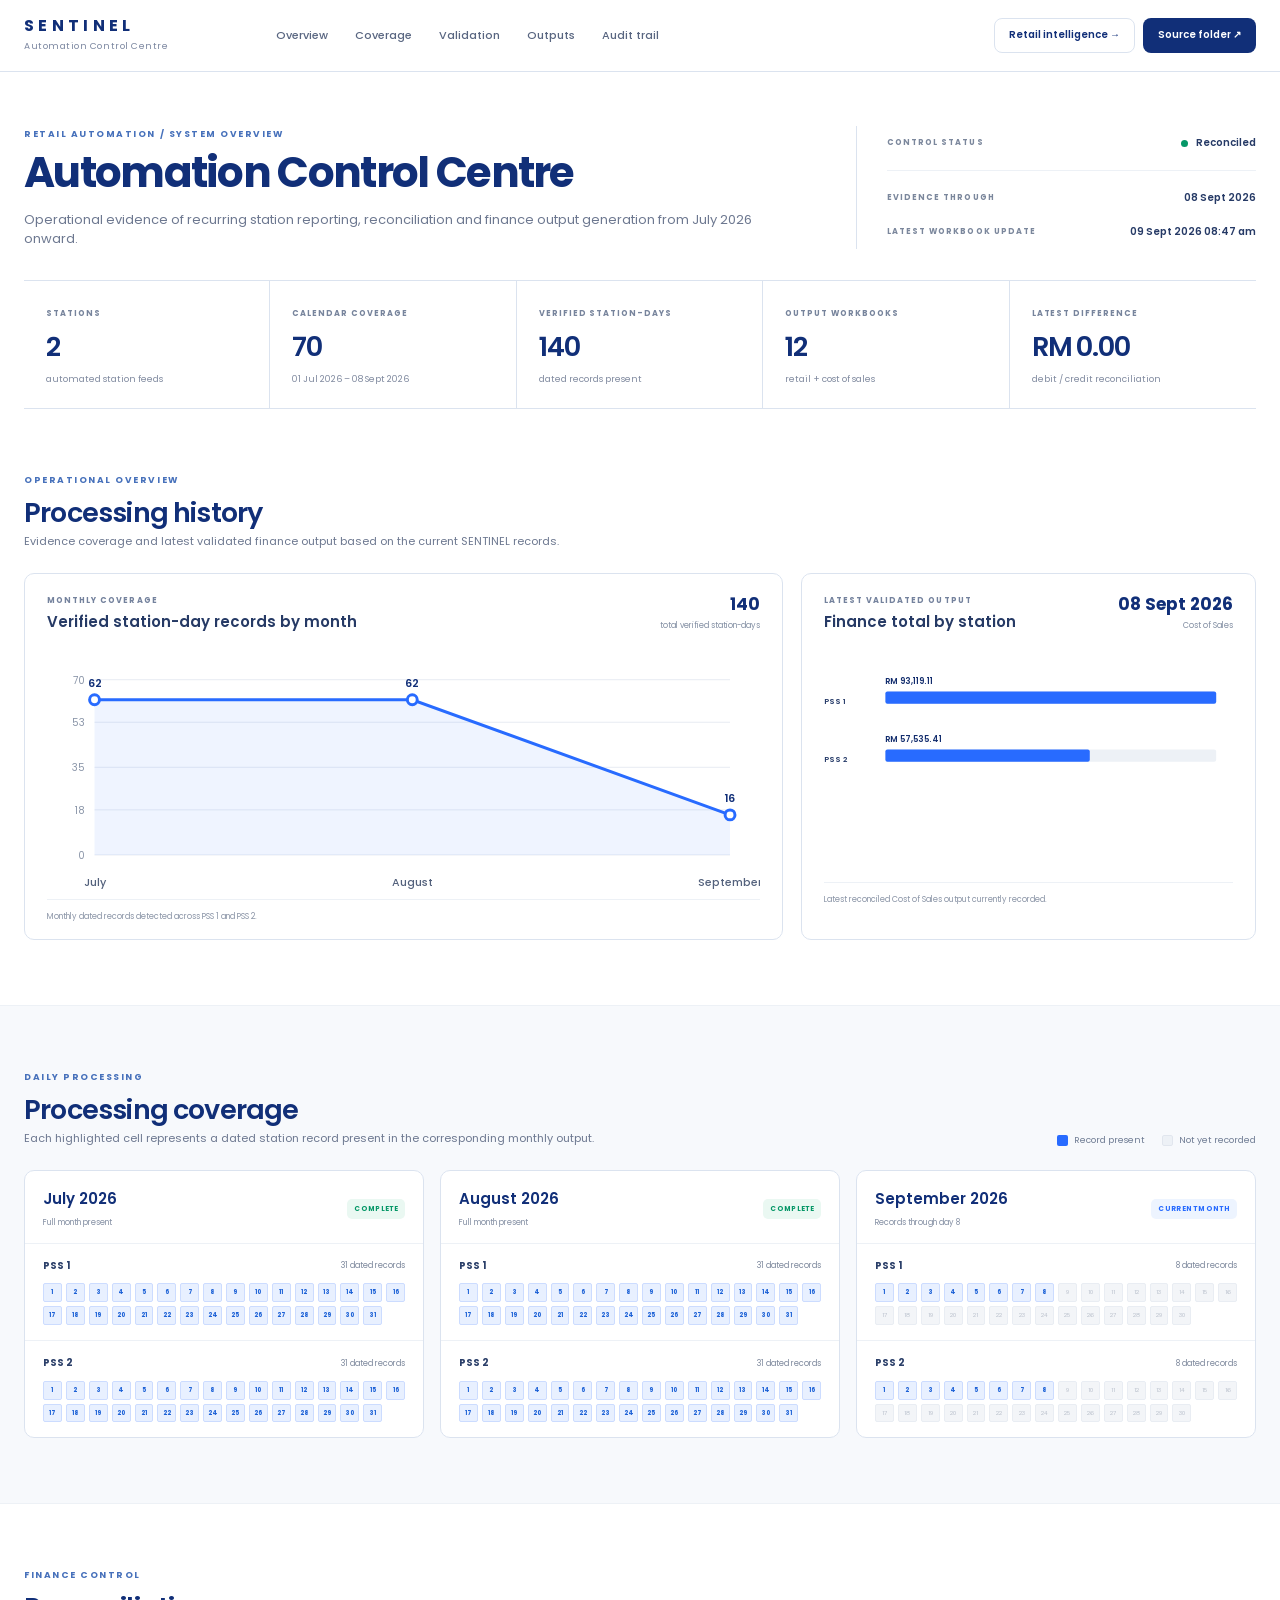
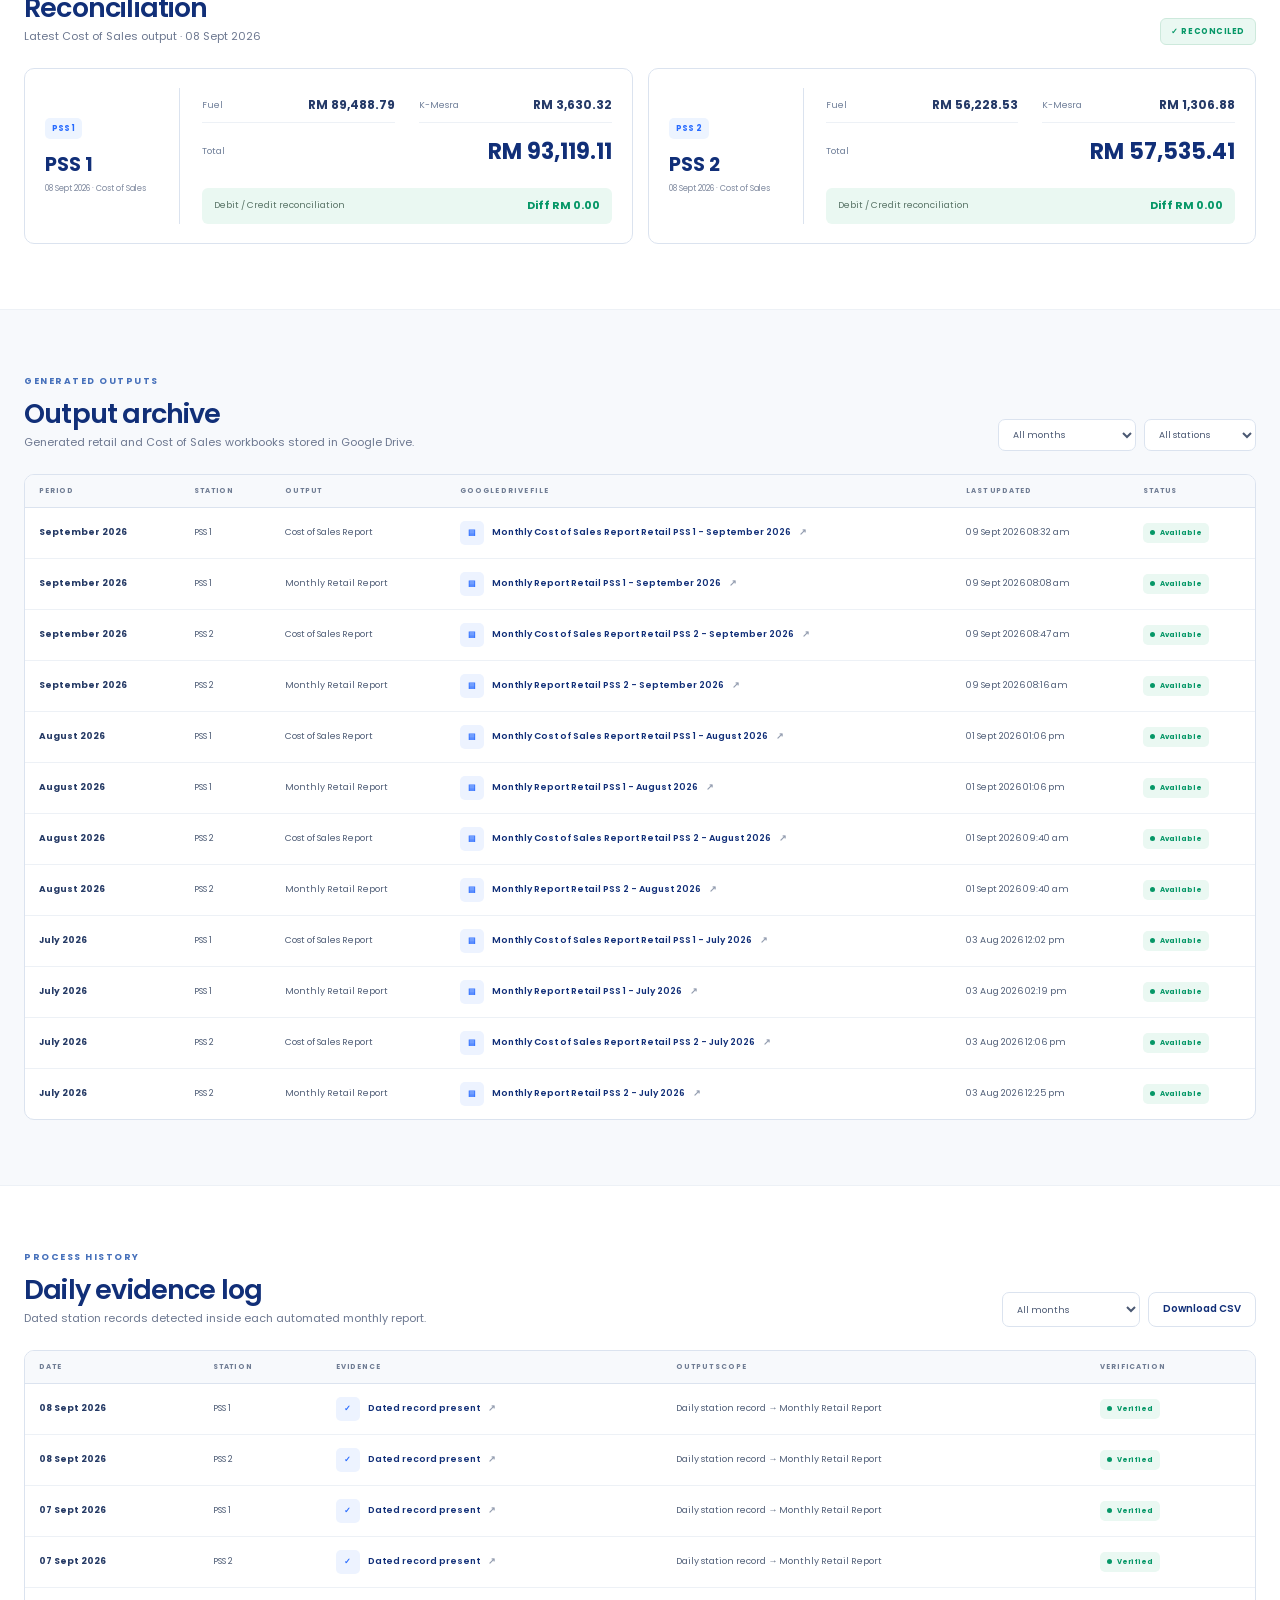
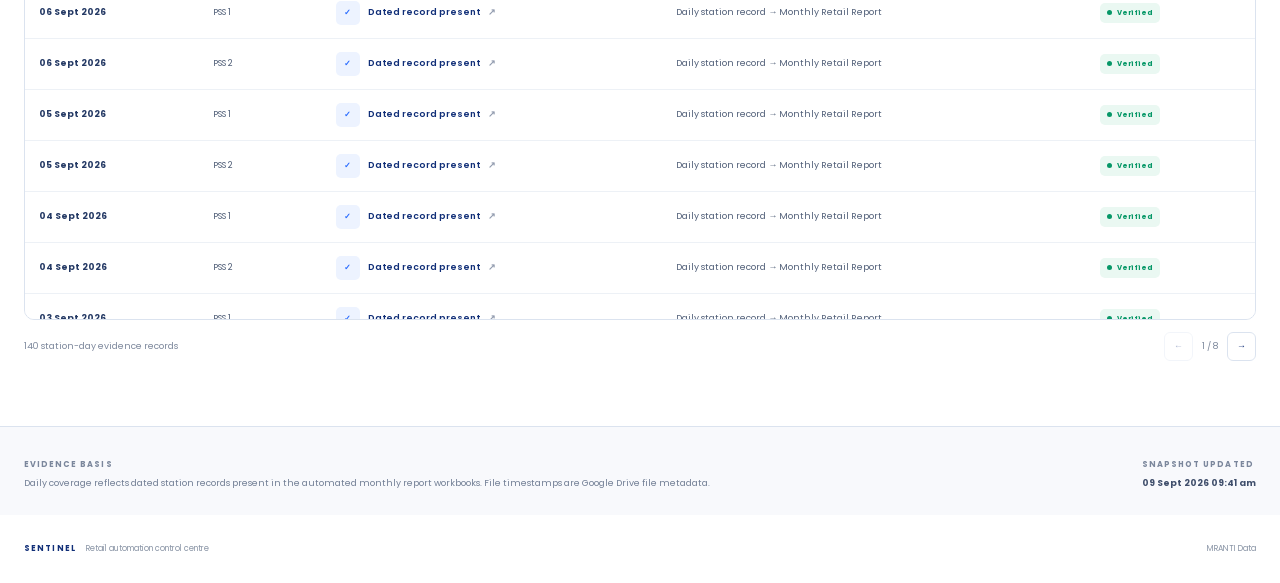
<file: index.html>
<!doctype html>
<html lang="en">

<head>
  <meta charset="utf-8" />

  <meta
    name="viewport"
    content="width=device-width, initial-scale=1"
  />

  <meta
    name="theme-color"
    content="#1000ff"
  />

  <meta
    name="description"
    content="SENTINEL Automation Control Centre — operational evidence of automated retail reporting and finance outputs."
  />

  <title>SENTINEL Automation Control Centre</title>

  <link
    rel="icon"
    type="image/svg+xml"
    href='data:image/svg+xml,<svg xmlns="http://www.w3.org/2000/svg" viewBox="0 0 64 64"><rect width="64" height="64" fill="%231000ff"/><rect x="15" y="14" width="34" height="8" fill="white"/><rect x="28" y="22" width="8" height="28" fill="white"/></svg>'
  />

  <link
    rel="preconnect"
    href="https://fonts.googleapis.com"
  />

  <link
    rel="preconnect"
    href="https://fonts.gstatic.com"
    crossorigin
  />

  <link
    href="https://fonts.googleapis.com/css2?family=Poppins:wght@400;500;600;700&display=swap"
    rel="stylesheet"
  />

  <link
    rel="stylesheet"
    href="styles.css?v=20260908-03"
  />

</head>

<body>

  <div class="page-shell">

    <header class="topbar">

      <a
        class="brand"
        href="#overview"
        aria-label="SENTINEL home"
      >

        <span>
          <strong>SENTINEL</strong>
          <small>Automation Control Centre</small>
        </span>

      </a>

      <nav
        class="nav"
        aria-label="Page sections"
      >

        <a href="#overview">Overview</a>
        <a href="#coverage">Coverage</a>
        <a href="#validation">Validation</a>
        <a href="#archive">Outputs</a>
        <a href="#audit">Audit trail</a>

      </nav>

      <div class="top-actions">

        <a
          class="btn btn-ghost"
          href="analysis.html?view=overview"
          style="margin-right:8px"
        >
          Retail intelligence →
        </a>

        <a
          id="sourceFolderTop"
          class="btn btn-primary"
          target="_blank"
          rel="noreferrer"
        >
          Source folder ↗
        </a>

      </div>

    </header>

    <main>

      <section
        id="overview"
        class="overview container"
      >

        <div class="overview-copy">

          <div class="eyebrow">
            RETAIL AUTOMATION / SYSTEM OVERVIEW
          </div>

          <h1>
            Automation Control Centre
          </h1>

          <p>
            Operational evidence of recurring station reporting,
            reconciliation and finance output generation from
            July 2026 onward.
          </p>

        </div>

        <div class="system-panel">

          <div class="system-row">
            <span class="system-label">CONTROL STATUS</span>
            <strong class="system-status">
              <span class="status-dot good"></span>
              Reconciled
            </strong>
          </div>

          <div class="system-divider"></div>

          <div class="system-row">
            <span class="system-label">EVIDENCE THROUGH</span>
            <strong id="latestDataDate">—</strong>
          </div>

          <div class="system-row">
            <span class="system-label">LATEST WORKBOOK UPDATE</span>
            <strong id="latestFileUpdate">—</strong>
          </div>

        </div>

      </section>

      <section
        class="container metrics"
        aria-label="Evidence summary"
      >

        <article class="metric-card">
          <span class="metric-kicker">STATIONS</span>
          <strong id="metricStations">—</strong>
          <small>automated station feeds</small>
        </article>

        <article class="metric-card">
          <span class="metric-kicker">CALENDAR COVERAGE</span>
          <strong id="metricDays">—</strong>
          <small id="metricDaysSub">from July 2026</small>
        </article>

        <article class="metric-card">
          <span class="metric-kicker">VERIFIED STATION-DAYS</span>
          <strong id="metricStationDays">—</strong>
          <small>dated records present</small>
        </article>

        <article class="metric-card">
          <span class="metric-kicker">OUTPUT WORKBOOKS</span>
          <strong id="metricBooks">—</strong>
          <small>retail + cost of sales</small>
        </article>

        <article class="metric-card">
          <span class="metric-kicker">LATEST DIFFERENCE</span>
          <strong id="metricDifference">—</strong>
          <small>debit / credit reconciliation</small>
        </article>

      </section>

      <section class="section container">

        <div class="section-head">
          <div>
            <div class="eyebrow">OPERATIONAL OVERVIEW</div>
            <h2>Processing history</h2>
            <p>
              Evidence coverage and latest validated finance output
              based on the current SENTINEL records.
            </p>
          </div>
        </div>

        <div class="charts-grid">

          <article class="chart-panel">

            <div class="chart-head">
              <div>
                <span class="chart-label">MONTHLY COVERAGE</span>
                <h3>Verified station-day records by month</h3>
              </div>

              <div class="chart-total">
                <strong id="coverageTrendTotal">—</strong>
                <span>total verified station-days</span>
              </div>
            </div>

            <div
              id="coverageTrendChart"
              class="chart-canvas"
              aria-label="Verified station-day records by month"
            ></div>

            <div class="chart-foot">
              Monthly dated records detected across
              PSS 1 and PSS 2.
            </div>

          </article>

          <article class="chart-panel">

            <div class="chart-head">
              <div>
                <span class="chart-label">LATEST VALIDATED OUTPUT</span>
                <h3>Finance total by station</h3>
              </div>

              <div class="chart-total">
                <strong id="latestValidationDate">—</strong>
                <span>Cost of Sales</span>
              </div>
            </div>

            <div
              id="validationTotalsChart"
              class="chart-canvas"
              aria-label="Latest validated finance totals chart"
            ></div>

            <div class="chart-foot">
              Latest reconciled Cost of Sales output
              currently recorded.
            </div>

          </article>

        </div>

      </section>

      <section
        id="coverage"
        class="section section-tint"
      >

        <div class="container">

          <div class="section-head">

            <div>
              <div class="eyebrow">DAILY PROCESSING</div>
              <h2>Processing coverage</h2>
              <p>
                Each highlighted cell represents a dated station
                record present in the corresponding monthly output.
              </p>
            </div>

            <div class="legend">
              <span>
                <i class="legend-cell verified"></i>
                Record present
              </span>

              <span>
                <i class="legend-cell pending"></i>
                Not yet recorded
              </span>
            </div>

          </div>

          <div
            id="coverageGrid"
            class="coverage-grid"
          ></div>

        </div>

      </section>

      <section
        id="validation"
        class="section container"
      >

        <div class="section-head">

          <div>
            <div class="eyebrow">FINANCE CONTROL</div>
            <h2>Reconciliation</h2>
            <p id="validationSubtitle">
              Latest validated Cost of Sales output.
            </p>
          </div>

          <span class="control-badge">
            ✓ RECONCILED
          </span>

        </div>

        <div
          id="validationGrid"
          class="validation-grid"
        ></div>

      </section>

      <section
        id="archive"
        class="section section-tint"
      >

        <div class="container">

          <div class="section-head archive-head">

            <div>
              <div class="eyebrow">GENERATED OUTPUTS</div>
              <h2>Output archive</h2>
              <p>
                Generated retail and Cost of Sales workbooks
                stored in Google Drive.
              </p>
            </div>

            <div
              class="filters"
              aria-label="Output filters"
            >

              <select
                id="monthFilter"
                aria-label="Filter by month"
              >
                <option value="all">All months</option>
              </select>

              <select
                id="stationFilter"
                aria-label="Filter by station"
              >
                <option value="all">All stations</option>
              </select>

            </div>

          </div>

          <div class="table-wrap">

            <table class="output-table">

              <thead>
                <tr>
                  <th>Period</th>
                  <th>Station</th>
                  <th>Output</th>
                  <th>Google Drive file</th>
                  <th>Last updated</th>
                  <th>Status</th>
                </tr>
              </thead>

              <tbody id="archiveBody"></tbody>

            </table>

          </div>

        </div>

      </section>

      <section
        id="audit"
        class="section container"
      >

        <div class="section-head">

          <div>
            <div class="eyebrow">PROCESS HISTORY</div>
            <h2>Daily evidence log</h2>
            <p>
              Dated station records detected inside each
              automated monthly report.
            </p>
          </div>

          <div class="audit-actions">

            <select
              id="auditMonthFilter"
              aria-label="Filter audit trail by month"
            >
              <option value="all">All months</option>
            </select>

            <button
              id="downloadCsvBtn"
              class="btn btn-ghost"
              type="button"
            >
              Download CSV
            </button>

          </div>

        </div>

        <div class="table-wrap audit-wrap">

          <table class="output-table audit-table">

            <thead>
              <tr>
                <th>Date</th>
                <th>Station</th>
                <th>Evidence</th>
                <th>Output scope</th>
                <th>Verification</th>
              </tr>
            </thead>

            <tbody id="auditBody"></tbody>

          </table>

        </div>

        <div class="pagination">

          <span id="auditCount">—</span>

          <div>
            <button
              id="prevPage"
              class="page-btn"
              type="button"
            >
              ←
            </button>

            <span id="pageLabel">1 / 1</span>

            <button
              id="nextPage"
              class="page-btn"
              type="button"
            >
              →
            </button>
          </div>

        </div>

      </section>

      <section class="evidence-bar">

        <div class="container evidence-bar-inner">

          <div>
            <span class="system-label">EVIDENCE BASIS</span>
            <p id="evidenceBasis"></p>
          </div>

          <div>
            <span class="system-label">SNAPSHOT UPDATED</span>
            <strong id="snapshotAt">—</strong>
          </div>

        </div>

      </section>

    </main>

    <footer class="footer container">

      <div>
        <strong>SENTINEL</strong>
        <span>Retail automation control centre</span>
      </div>

      <div>MRANTI Data</div>

    </footer>

  </div>

  <div
    id="toast"
    class="toast"
    role="status"
    aria-live="polite"
  ></div>

  <script
    src="app.js?v=20260908-03"
    defer
  ></script>

</body>
</html>
</file>
<file: styles.css>
:root {
  --navy: #112f78;
  --navy-dark: #0d245f;
  --blue: #286bff;
  --blue-soft: #edf4ff;

  --ink: #172238;
  --muted: #6d7890;

  --line: #dbe3ef;
  --line-light: #edf1f6;

  --surface: #ffffff;
  --surface-soft: #f7f9fc;

  --green: #069767;
  --green-soft: #eaf8f2;

  --radius: 10px;
}

* {
  box-sizing: border-box;
}

html {
  scroll-behavior: smooth;
}

body {
  margin: 0;
  background: #ffffff;
  color: var(--ink);
  font-family: "Poppins", Arial, sans-serif;
  font-size: 14px;
  line-height: 1.45;
}

a {
  color: inherit;
  text-decoration: none;
}

button,
select {
  font: inherit;
}

.container {
  width: min(1500px, calc(100% - 48px));
  margin-inline: auto;
}

.page-shell {
  min-height: 100vh;
}


/* =========================================================
   HEADER
========================================================= */

.topbar {
  height: 72px;
  border-bottom: 1px solid var(--line);
  display: flex;
  align-items: center;
  gap: 42px;

  padding: 0 max(24px, calc((100vw - 1500px) / 2));

  position: sticky;
  top: 0;
  z-index: 30;

  background: rgba(255, 255, 255, 0.97);
  backdrop-filter: blur(12px);
}

.brand {
  min-width: 210px;
}

.brand strong {
  display: block;

  font-size: 16px;
  line-height: 1;

  color: var(--navy);

  letter-spacing: 0.27em;
}

.brand small {
  display: block;

  margin-top: 6px;

  color: #7d88a1;

  font-size: 9px;
  letter-spacing: 0.06em;
}

.nav {
  display: flex;
  align-items: center;
  gap: 27px;

  margin-right: auto;
}

.nav a {
  color: #596681;

  font-size: 11px;
  font-weight: 500;
}

.nav a:hover {
  color: var(--navy);
}

.top-actions {
  display: flex;
  align-items: center;
}

.btn {
  border: 1px solid transparent;
  border-radius: 8px;

  padding: 9px 14px;

  display: inline-flex;
  align-items: center;
  justify-content: center;

  cursor: pointer;

  font-size: 10px;
  font-weight: 600;

  white-space: nowrap;
}

.btn-primary {
  background: var(--navy);
  color: #ffffff;
}

.btn-primary:hover {
  background: var(--navy-dark);
}

.btn-ghost {
  background: #ffffff;

  border-color: var(--line);

  color: var(--navy);
}

.btn-ghost:hover {
  background: #f8faff;

  border-color: #bfcde1;
}


/* =========================================================
   OVERVIEW
========================================================= */

.overview {
  padding: 54px 0 31px;

  display: grid;
  grid-template-columns: minmax(0, 1fr) 400px;

  gap: 70px;

  align-items: end;
}

.overview-copy {
  max-width: 850px;
}

.eyebrow {
  margin-bottom: 10px;

  color: #4771bb;

  font-size: 9px;
  font-weight: 700;

  letter-spacing: 0.17em;
}

.overview h1 {
  margin: 0;

  color: var(--navy);

  font-size: clamp(35px, 3.3vw, 54px);
  line-height: 1.05;

  letter-spacing: -0.04em;
}

.overview-copy > p {
  max-width: 760px;

  margin: 16px 0 0;

  color: var(--muted);

  font-size: 13px;
}

.system-panel {
  border-left: 1px solid var(--line);

  padding-left: 30px;
}

.system-row {
  display: flex;
  justify-content: space-between;
  align-items: center;

  gap: 30px;

  min-height: 34px;
}

.system-label {
  color: #7b879c;

  font-size: 8px;
  font-weight: 700;

  letter-spacing: 0.13em;
}

.system-row strong {
  color: #263a66;

  font-size: 10px;
  font-weight: 600;

  text-align: right;
}

.system-status {
  display: flex;
  align-items: center;
  gap: 8px;
}

.status-dot {
  width: 7px;
  height: 7px;

  display: inline-block;

  border-radius: 50%;
}

.status-dot.good {
  background: var(--green);
}

.system-divider {
  height: 1px;

  background: var(--line-light);

  margin: 10px 0;
}


/* =========================================================
   METRICS
========================================================= */

.metrics {
  display: grid;
  grid-template-columns: repeat(5, 1fr);

  border-top: 1px solid var(--line);
  border-bottom: 1px solid var(--line);

  background: #ffffff;
}

.metric-card {
  min-height: 104px;

  padding: 20px 22px;

  border-right: 1px solid var(--line);
}

.metric-card:last-child {
  border-right: none;
}

.metric-kicker {
  color: #77849c;

  font-size: 8px;
  font-weight: 700;

  letter-spacing: 0.12em;
}

.metric-card strong {
  display: block;

  margin: 6px 0 1px;

  color: var(--navy);

  font-size: 27px;
  font-weight: 600;

  letter-spacing: -0.04em;
}

.metric-card small {
  color: #818ba0;

  font-size: 9px;
}


/* =========================================================
   SECTIONS
========================================================= */

.section {
  padding: 65px 0;
}

.section-tint {
  background: var(--surface-soft);

  border-top: 1px solid var(--line-light);
  border-bottom: 1px solid var(--line-light);
}

.section-head {
  margin-bottom: 23px;

  display: flex;
  justify-content: space-between;
  align-items: flex-end;

  gap: 30px;
}

.section-head h2 {
  margin: 0 0 6px;

  color: var(--navy);

  font-size: 27px;
  line-height: 1.15;

  font-weight: 600;
  letter-spacing: -0.03em;
}

.section-head p {
  margin: 0;

  color: var(--muted);

  font-size: 11px;
}


/* =========================================================
   CHARTS
========================================================= */

.charts-grid {
  display: grid;
  grid-template-columns: 1.25fr 0.75fr;

  gap: 18px;
}

.chart-panel {
  border: 1px solid var(--line);

  background: #ffffff;

  border-radius: var(--radius);

  padding: 21px 22px 16px;
}

.chart-head {
  display: flex;
  justify-content: space-between;
  align-items: flex-start;

  gap: 25px;
}

.chart-label {
  display: block;

  margin-bottom: 5px;

  color: #74829d;

  font-size: 8px;
  font-weight: 700;

  letter-spacing: 0.13em;
}

.chart-head h3 {
  margin: 0;

  color: #263a65;

  font-size: 15px;
  font-weight: 600;
}

.chart-total {
  text-align: right;
}

.chart-total strong {
  display: block;

  color: var(--navy);

  font-size: 17px;
  line-height: 1.1;
}

.chart-total span {
  color: #8490a4;

  font-size: 8px;
}

.chart-canvas {
  width: 100%;

  margin-top: 18px;

  min-height: 230px;
}

.chart-canvas svg {
  width: 100%;
  height: auto;

  display: block;
}

.chart-foot {
  border-top: 1px solid var(--line-light);

  padding-top: 11px;

  color: #8b95a7;

  font-size: 8px;
}


/* SVG chart styling */

.chart-grid-line {
  stroke: #e7ebf2;
  stroke-width: 1;
}

.chart-axis-text {
  fill: #8a95a8;

  font-size: 10px;

  font-family: "Poppins", Arial, sans-serif;
}

.chart-month-text {
  fill: #53617c;

  font-size: 11px;
  font-weight: 500;

  font-family: "Poppins", Arial, sans-serif;
}

.chart-line {
  fill: none;

  stroke: var(--blue);
  stroke-width: 3;
}

.chart-area {
  fill: rgba(40, 107, 255, 0.07);
}

.chart-point {
  fill: #ffffff;

  stroke: var(--blue);
  stroke-width: 3;
}

.chart-point-value {
  fill: var(--navy);

  font-size: 11px;
  font-weight: 600;

  font-family: "Poppins", Arial, sans-serif;
}

.chart-bar-bg {
  fill: #edf1f6;
}

.chart-bar {
  fill: #286bff;
}

.chart-bar-label {
  fill: #253a68;

  font-size: 11px;
  font-weight: 600;

  font-family: "Poppins", Arial, sans-serif;
}

.chart-bar-value {
  fill: #132d6d;

  font-size: 12px;
  font-weight: 600;

  font-family: "Poppins", Arial, sans-serif;
}


/* =========================================================
   COVERAGE
========================================================= */

.legend {
  display: flex;
  gap: 17px;

  color: #707d94;

  font-size: 9px;
}

.legend span {
  display: flex;
  align-items: center;
  gap: 6px;
}

.legend-cell {
  width: 11px;
  height: 11px;

  display: inline-block;

  border-radius: 2px;
}

.legend-cell.verified {
  background: var(--blue);
}

.legend-cell.pending {
  background: #edf1f6;

  border: 1px solid #e1e6ee;
}

.coverage-grid {
  display: grid;
  grid-template-columns: repeat(3, 1fr);

  gap: 16px;
}

.month-card {
  background: #ffffff;

  border: 1px solid var(--line);

  border-radius: var(--radius);

  overflow: hidden;
}

.month-card-header {
  padding: 17px 18px 13px;

  display: flex;
  justify-content: space-between;
  align-items: center;

  border-bottom: 1px solid var(--line-light);
}

.month-card-header h3 {
  margin: 0;

  color: var(--navy);

  font-size: 15px;
  font-weight: 600;
}

.month-card-header small {
  color: #8590a4;

  font-size: 8px;
}

.month-status {
  border-radius: 5px;

  padding: 5px 7px;

  font-size: 7px;
  font-weight: 700;

  letter-spacing: 0.05em;

  text-transform: uppercase;
}

.month-status.complete {
  background: var(--green-soft);

  color: var(--green);
}

.month-status.active {
  background: var(--blue-soft);

  color: var(--blue);
}

.station-coverage {
  padding: 15px 18px;
}

.station-coverage + .station-coverage {
  border-top: 1px solid var(--line-light);
}

.station-row-head {
  display: flex;
  align-items: center;
  justify-content: space-between;

  margin-bottom: 10px;
}

.station-row-head strong {
  color: #2b3f69;

  font-size: 10px;
}

.station-row-head span {
  color: #7e899d;

  font-size: 8px;
}

.day-grid {
  display: grid;
  grid-template-columns: repeat(16, 1fr);

  gap: 4px;
}

.day-cell {
  aspect-ratio: 1;

  display: flex;
  align-items: center;
  justify-content: center;

  background: #edf1f6;

  border: 1px solid #e9edf3;
  border-radius: 2px;

  color: #afb7c5;

  font-size: 6px;
}

.day-cell.done {
  background: #e8f0ff;

  border-color: #ccdcff;

  color: #1c61d6;

  font-weight: 700;
}

.day-cell.future {
  background: #f3f5f8;

  color: #bbc2cd;
}


/* =========================================================
   VALIDATION
========================================================= */

.control-badge {
  padding: 7px 10px;

  border: 1px solid #cde9dc;
  border-radius: 6px;

  background: var(--green-soft);

  color: var(--green);

  font-size: 8px;
  font-weight: 700;

  letter-spacing: 0.07em;
}

.validation-grid {
  display: grid;
  grid-template-columns: 1fr 1fr;

  gap: 15px;
}

.validation-card {
  border: 1px solid var(--line);

  border-radius: var(--radius);

  background: #ffffff;

  padding: 19px 20px;

  display: grid;
  grid-template-columns: 135px 1fr;

  gap: 22px;
}

.validation-station {
  border-right: 1px solid var(--line);

  padding-right: 20px;

  display: flex;
  flex-direction: column;
  justify-content: center;
}

.station-badge {
  width: fit-content;

  margin-bottom: 12px;

  padding: 5px 7px;

  border-radius: 5px;

  background: var(--blue-soft);

  color: var(--blue);

  font-size: 8px;
  font-weight: 700;
}

.validation-station h3 {
  margin: 0;

  color: var(--navy);

  font-size: 19px;
}

.validation-station small {
  margin-top: 4px;

  color: #808ba0;

  font-size: 8px;
}

.validation-values {
  display: grid;
  grid-template-columns: 1fr 1fr;

  gap: 0 24px;
}

.value-row {
  padding: 8px 0;

  display: flex;
  align-items: center;
  justify-content: space-between;

  border-bottom: 1px solid var(--line-light);

  color: #71809a;

  font-size: 9px;
}

.value-row strong {
  color: #253a68;

  font-size: 12px;
}

.value-row.total {
  grid-column: 1 / -1;

  padding-top: 13px;

  border-bottom: none;
}

.value-row.total strong {
  color: var(--navy);

  font-size: 22px;
}

.reconcile-strip {
  grid-column: 1 / -1;

  margin-top: 12px;

  padding: 10px 12px;

  display: flex;
  align-items: center;
  justify-content: space-between;

  background: var(--green-soft);

  border-radius: 6px;

  color: #5a7568;

  font-size: 9px;
}

.reconcile-strip strong {
  color: var(--green);

  font-size: 11px;
}


/* =========================================================
   TABLES
========================================================= */

.archive-head {
  align-items: end;
}

.filters,
.audit-actions {
  display: flex;

  gap: 8px;
}

.filters select,
.audit-actions select {
  border: 1px solid var(--line);
  border-radius: 7px;

  background: #ffffff;

  color: #4b5973;

  padding: 8px 29px 8px 10px;

  outline: none;

  font-size: 9px;
}

.table-wrap {
  overflow: auto;

  border: 1px solid var(--line);
  border-radius: var(--radius);

  background: #ffffff;
}

.output-table {
  width: 100%;

  min-width: 980px;

  border-collapse: collapse;
}

.output-table th {
  padding: 11px 14px;

  background: #f7f9fc;

  border-bottom: 1px solid var(--line);

  color: #707d94;

  text-align: left;

  font-size: 7px;
  font-weight: 700;

  letter-spacing: 0.12em;

  text-transform: uppercase;

  white-space: nowrap;
}

.output-table td {
  padding: 13px 14px;

  border-bottom: 1px solid var(--line-light);

  color: #526079;

  font-size: 9px;

  vertical-align: middle;
}

.output-table tbody tr:last-child td {
  border-bottom: none;
}

.output-table tbody tr:hover {
  background: #fafbfe;
}

.output-table td strong {
  color: #253a65;
}

.file-link {
  max-width: 440px;

  display: flex;
  align-items: center;

  gap: 8px;

  color: var(--navy);

  font-weight: 600;
}

.file-icon {
  width: 24px;
  height: 24px;

  flex: 0 0 auto;

  display: inline-flex;
  align-items: center;
  justify-content: center;

  border-radius: 5px;

  background: #edf3ff;

  color: var(--blue);

  font-size: 8px;
}

.external {
  color: #929caf;

  font-size: 9px;
}

.status-chip {
  display: inline-flex;
  align-items: center;

  gap: 5px;

  padding: 5px 7px;

  border-radius: 5px;

  background: var(--green-soft);

  color: var(--green);

  font-size: 7px;
  font-weight: 700;
}

.status-chip::before {
  content: "";

  width: 5px;
  height: 5px;

  border-radius: 50%;

  background: currentColor;
}


/* =========================================================
   AUDIT
========================================================= */

.audit-wrap {
  max-height: 570px;
}

.pagination {
  margin-top: 12px;

  display: flex;
  justify-content: space-between;
  align-items: center;

  color: #7d889c;

  font-size: 9px;
}

.pagination > div {
  display: flex;
  align-items: center;

  gap: 9px;
}

.page-btn {
  width: 29px;
  height: 29px;

  border: 1px solid var(--line);
  border-radius: 6px;

  background: #ffffff;

  color: var(--navy);

  cursor: pointer;
}

.page-btn:disabled {
  cursor: not-allowed;

  opacity: 0.35;
}


/* =========================================================
   EVIDENCE FOOTER BAR
========================================================= */

.evidence-bar {
  border-top: 1px solid var(--line);

  background: #f8f9fc;
}

.evidence-bar-inner {
  min-height: 88px;

  display: grid;
  grid-template-columns: 1fr auto;
  align-items: center;

  gap: 50px;
}

.evidence-bar p {
  max-width: 950px;

  margin: 5px 0 0;

  color: #727f95;

  font-size: 9px;
}

.evidence-bar strong {
  display: block;

  margin-top: 5px;

  color: #3f4e6b;

  font-size: 9px;

  text-align: right;
}


/* =========================================================
   FOOTER
========================================================= */

.footer {
  height: 68px;

  display: flex;
  align-items: center;
  justify-content: space-between;

  color: #8a95a6;

  font-size: 8px;
}

.footer strong {
  color: var(--navy);

  letter-spacing: 0.14em;
}

.footer span {
  margin-left: 8px;
}


/* =========================================================
   TOAST
========================================================= */

.toast {
  position: fixed;

  right: 22px;
  bottom: 22px;

  padding: 11px 14px;

  border-radius: 7px;

  background: #173264;

  color: #ffffff;

  font-size: 9px;

  opacity: 0;

  transform: translateY(8px);

  pointer-events: none;

  transition: 0.2s;

  z-index: 50;
}

.toast.show {
  opacity: 1;

  transform: none;
}


/* =========================================================
   RESPONSIVE
========================================================= */

@media (max-width: 1200px) {

  .nav {
    display: none;
  }

  .overview {
    grid-template-columns: 1fr;

    gap: 30px;
  }

  .system-panel {
    max-width: 600px;
  }

  .metrics {
    grid-template-columns: repeat(3, 1fr);
  }

  .metric-card:nth-child(3) {
    border-right: none;
  }

  .charts-grid {
    grid-template-columns: 1fr;
  }

  .coverage-grid {
    grid-template-columns: 1fr;
  }

  .validation-grid {
    grid-template-columns: 1fr;
  }
}


@media (max-width: 760px) {

  .container {
    width: min(100% - 26px, 1500px);
  }

  .topbar {
    min-height: 66px;
    height: auto;

    padding: 12px 14px;
  }

  .brand {
    min-width: 0;
  }

  .brand small {
    display: none;
  }

  .top-actions {
    margin-left: auto;
  }

  .overview {
    padding-top: 40px;
  }

  .overview h1 {
    font-size: 39px;
  }

  .system-panel {
    border-left: none;
    border-top: 1px solid var(--line);

    padding: 18px 0 0;
  }

  .metrics {
    grid-template-columns: 1fr 1fr;
  }

  .metric-card {
    border-bottom: 1px solid var(--line);
  }

  .metric-card:nth-child(2n) {
    border-right: none;
  }

  .metric-card:last-child {
    grid-column: 1 / -1;
  }

  .section {
    padding: 50px 0;
  }

  .section-head {
    align-items: flex-start;
    flex-direction: column;
  }

  .day-grid {
    grid-template-columns: repeat(12, 1fr);
  }

  .validation-card {
    grid-template-columns: 1fr;
  }

  .validation-station {
    border-right: none;
    border-bottom: 1px solid var(--line);

    padding: 0 0 14px;
  }

  .evidence-bar-inner {
    padding: 20px 0;

    grid-template-columns: 1fr;
  }

  .evidence-bar strong {
    text-align: left;
  }
}
</file>
